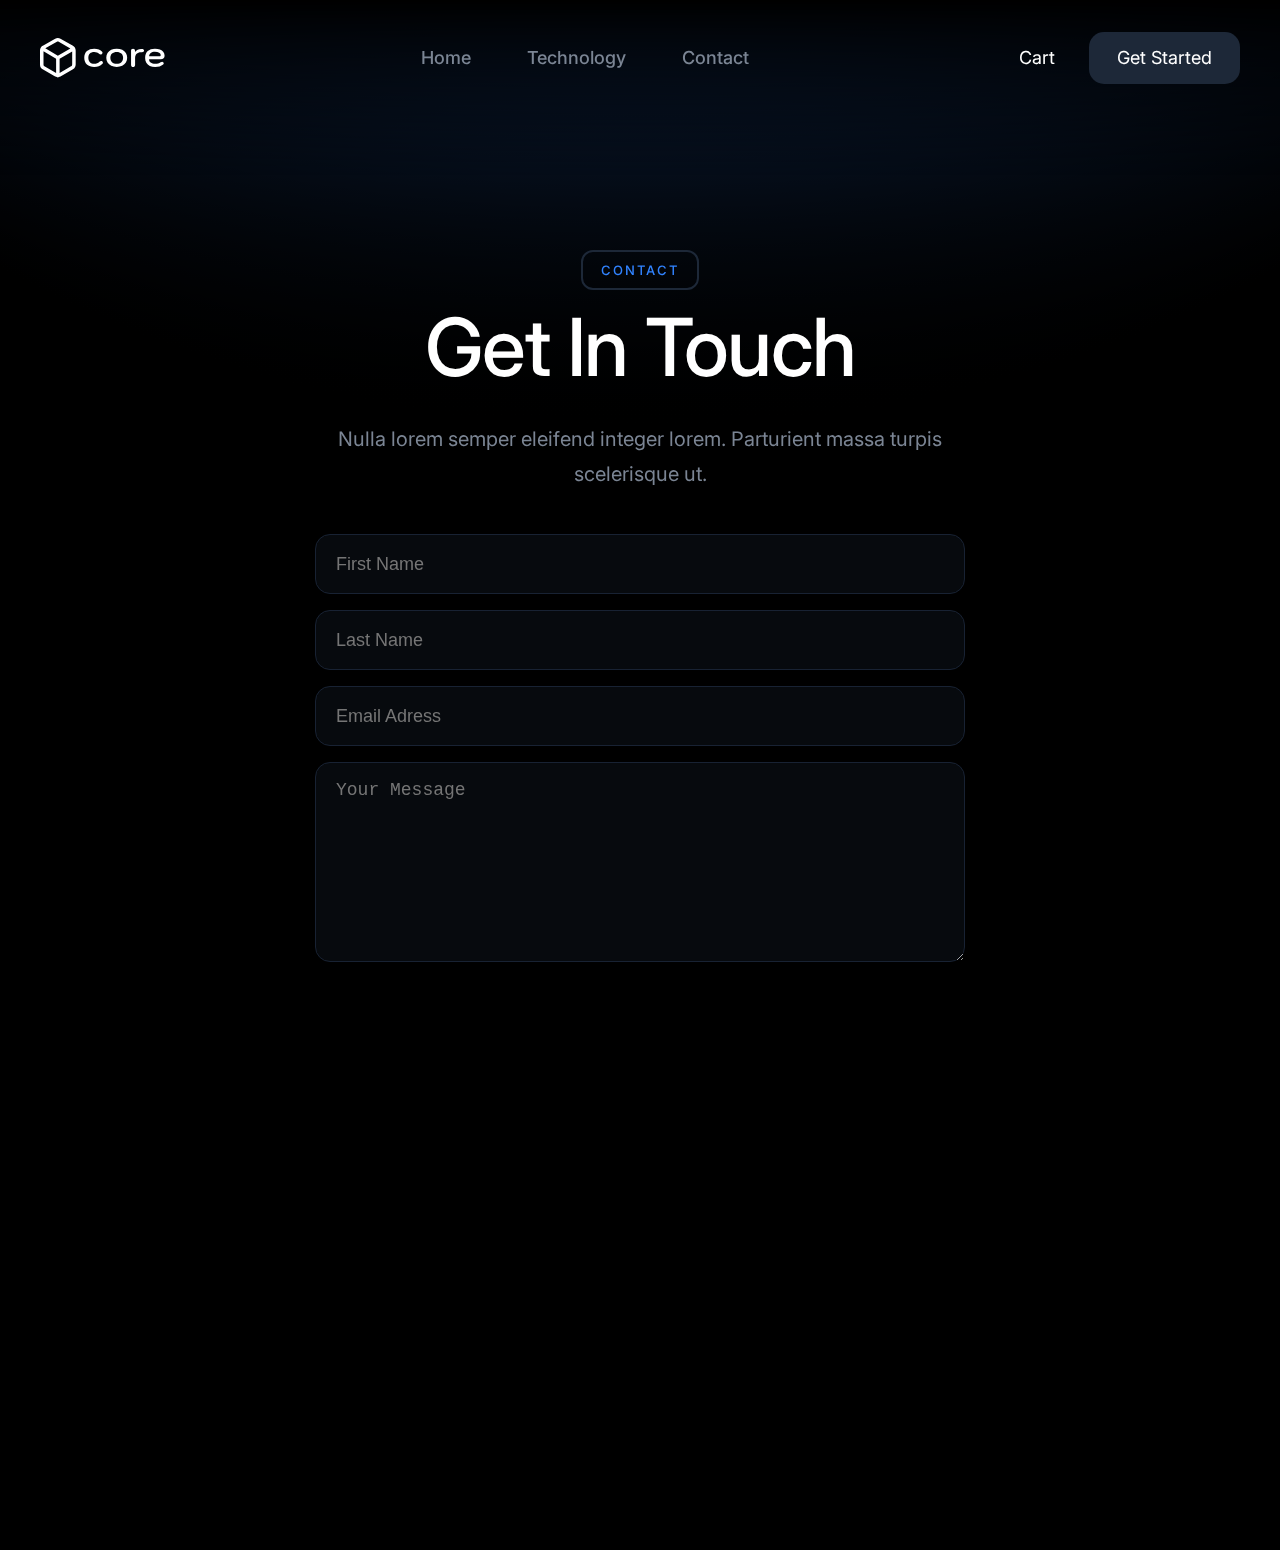
<file: contact.html>
<!DOCTYPE html>
<html lang="en">
  <head>
    <meta charset="UTF-8" />
    <meta name="viewport" content="width=device-width, initial-scale=1.0" />
    <title>Contact - Core</title>
    <link rel="stylesheet" href="./styles/style.css" />
  </head>
  <body>
    <header class="header">
      <div class="wrapper header__wrapper">
        <a href="/../" class="header__logo-link select">
          <img src="./assets/img/logo.svg" alt="logo" />
        </a>
        <nav class="header__nav select">
          <a href="./index.html" class="nav-link">Home</a>
          <a href="./technology.html" class="nav-link">Technology</a>
          <a href="./contact.html" class="nav-link">Contact</a>
        </nav>
        <div class="header__right-link-block select">
          <a href="#" class="header__cart-button animation">Cart</a>
          <a href="#" class="header__start-button animation">Get Started</a>
          <div class="header__burger burger">
            <span></span>
          </div>
        </div>
        <div class="header__shadow"></div>
      </div>
    </header>
    <div class="bg-popup">
      <div class="popup">
        <div class="popup__header">
          <h5 class="popup__heading">Your Cart</h5>
          <button class="popup__close">
            <img src="./assets/img/close.svg" alt="close" />
          </button>
        </div>
        <div class="popup__main">
          <p>There are not items in your cart.</p>
          <a href="#" class="button animation select">Back To Shop</a>
        </div>
      </div>
    </div>
    <div class="burger-menu">
      <nav class="burger-menu__nav">
        <a href="./index.html" class="burger-menu__nav-link nav-link">Home</a>
        <a href="./technology.html" class="burger-menu__nav-link nav-link"
          >Technology</a
        >
        <a href="./contact.html" class="burger-menu__nav-link nav-link"
          >Contact</a
        >
      </nav>
    </div>
    <main>
      <section class="contact">
        <div class="wrapper">
          <div class="label select">Contact</div>
          <h1 class="contact__heading select">Get In Touch</h1>
          <div class="subheading contact__subheading select">
            Nulla lorem semper eleifend integer lorem. Parturient massa turpis
            scelerisque ut.
          </div>
          <form class="contact__form select">
            <input
              class="contact__field"
              type="text"
              name="first-name"
              id="first-name"
              placeholder="First Name"
            />
            <input
              class="contact__field"
              type="text"
              name="last-name"
              id="last-name"
              placeholder="Last Name"
            />
            <input
              class="contact__field"
              type="email"
              name="email-adress"
              id="email-adress"
              placeholder="Email Adress"
            />
            <textarea
              cols="30"
              rows="10"
              class="contact__field contact__textarea"
              type="text"
              name="message"
              id="message"
              placeholder="Your Message"
            ></textarea>
            <button type="submit" class="contact__button button animation">
              Submit
            </button>
          </form>
          <div class="glow"></div>
        </div>
      </section>
    </main>
    <footer class="footer select">
      <div class="wrapper">
        <div class="footer__content">
          <div class="footer__block">
            <img class="footer__logo" src="./assets/img/logo.svg" alt="logo" />
            <p>
              A highly scalable, fast and secure blockchain platform for
              distributed apps, enterprise use cases and the new internet
              economy.
            </p>
            <a class="footer__mail" href="mailto:info@yoursite.com"
              >info@yoursite.com</a
            >
          </div>
          <div class="footer__block">
            <h5 class="footer__block-heading">Quick Links</h5>
            <a href="#">About</a>
            <a href="#">Technology</a>
            <a href="#">Contact</a>
            <a href="#">Blog</a>
          </div>
          <div class="footer__block">
            <h5 class="footer__block-heading">Social</h5>
            <a href="#">Facebook</a>
            <a href="#">Instagram</a>
            <a href="#">Twitter</a>
            <a href="#">Youtube</a>
          </div>
          <div class="footer__block">
            <h5 class="footer__block-heading">Template</h5>
            <a href="#">Licensing</a>
            <a href="#">Style Guide</a>
            <a href="#">Changelog</a>
          </div>
        </div>
      </div>
    </footer>
    <script src="./scripts/script.js"></script>
  </body>
</html>
</file>
<file: styles/style.css>
/* http://meyerweb.com/eric/tools/css/reset/ 
   v2.0 | 20110126
   License: none (public domain)
*/
@import url("https://fonts.googleapis.com/css2?family=Inter:wght@100..900&display=swap");
html,
body,
div,
span,
applet,
object,
iframe,
h1,
h2,
h3,
h4,
h5,
h6,
p,
blockquote,
pre,
a,
abbr,
acronym,
address,
big,
cite,
code,
del,
dfn,
em,
img,
ins,
kbd,
q,
s,
samp,
small,
strike,
strong,
sub,
sup,
tt,
var,
b,
u,
i,
center,
dl,
dt,
dd,
ol,
ul,
li,
fieldset,
form,
label,
legend,
table,
caption,
tbody,
tfoot,
thead,
tr,
th,
td,
article,
aside,
canvas,
details,
embed,
figure,
figcaption,
footer,
header,
hgroup,
menu,
nav,
output,
ruby,
section,
summary,
time,
mark,
audio,
video {
  margin: 0;
  padding: 0;
  border: 0;
  font-size: 100%;
  font: inherit;
  vertical-align: baseline;
}

/* HTML5 display-role reset for older browsers */
article,
aside,
details,
figcaption,
figure,
footer,
header,
hgroup,
menu,
nav,
section {
  display: block;
}

body {
  line-height: 1;
}

ol,
ul {
  list-style: none;
}

blockquote,
q {
  quotes: none;
}

blockquote:before,
blockquote:after,
q:before,
q:after {
  content: "";
  content: none;
}

table {
  border-collapse: collapse;
  border-spacing: 0;
}

* {
  box-sizing: border-box;
}

a {
  text-decoration: none;
  color: black;
}

:root {
  --basic-background: #000;
  --primary-color: #7b8594;
  --heading: #fff;
  --hightlight: #3183ff;
  --link: rgba(216, 223, 233, 0.8);
  --text-background: #1d2838;
  --accent-a1: #0751bf;
  --background-gradient-1: rgba(29, 40, 56, 0.5);
  --background-gradient-2: rgba(29, 40, 56, 0.25);
  --background-gradient-3: rgb(44 70 107 / 25%);
  --border: #182233;
}

body {
  padding-top: 120px;
  min-height: 100%;
  background-color: var(--basic-background);
  font-family: "Inter", sans-serif;
  color: var(--primary-color);
  font-size: 18px;
  line-height: 180%;
}

.wrapper {
  padding-left: 40px;
  padding-right: 40px;
  width: 100%;
  height: 100%;
  max-width: 1268px;
  display: flex;
  flex-direction: column;
  align-items: center;
  justify-content: center;
  margin: 0 auto;
}

img {
  max-width: 100%;
  vertical-align: middle;
}

h1 {
  opacity: 0;
  text-align: left;
  color: var(--heading);
  letter-spacing: -1.5px;
  margin-bottom: 32px;
  font-size: 80px;
  font-weight: 500;
  line-height: 106%;
}

h2 {
  max-width: 940px;
  opacity: 0;
  text-align: left;
  color: var(--heading);
  letter-spacing: -1.5px;
  margin-bottom: 32px;
  font-size: 60px;
  font-weight: 500;
  line-height: 106%;
}

h3 {
  color: var(--heading);
  letter-spacing: -0.8px;
  margin-bottom: 28px;
  font-size: 52px;
  font-weight: 500;
  line-height: 110%;
}

h5 {
  color: var(--heading);
  letter-spacing: -0.5px;
  margin-bottom: 22px;
  font-weight: 500;
  line-height: 120%;
  font-size: 32px;
}

h6 {
  color: var(--heading);
  letter-spacing: -0.5px;
  margin-bottom: 18px;
  font-size: 24px;
  font-weight: 500;
  line-height: 130%;
}

p {
  margin-bottom: 16px;
}

.subheading {
  opacity: 0;
  text-align: left;
  max-width: 620px;
  margin-bottom: 42px;
  font-size: 20px;
  line-height: 176%;
}

.animation:hover {
  background-color: var(--hightlight);
  transform: scale(0.94);
}

.label {
  margin-top: 10px;
  opacity: 0;
  border: 2px solid var(--text-background);
  color: var(--hightlight);
  letter-spacing: 2px;
  text-transform: uppercase;
  border-radius: 12px;
  margin-bottom: 15px;
  padding: 9px 18px;
  font-size: 13px;
  font-weight: 500;
  line-height: 140%;
}

.button {
  opacity: 0;
  cursor: pointer;
  border: 0;
  outline: 0;
  background-color: var(--hightlight);
  background-image: linear-gradient(150deg, transparent, var(--accent-a1));
  color: var(--heading);
  border-radius: 15px;
  padding: 16px 35px;
  font-size: 18px;
  line-height: 140%;
  transition: 0.3s;
}

.glow {
  z-index: -1;
  background: radial-gradient(circle farthest-side at 50% -170%, transparent, var(--basic-background)), linear-gradient(to bottom, var(--hightlight), transparent);
  width: 100%;
  height: 500px;
  position: absolute;
  top: -70px;
}

.nav-link {
  font-weight: 500;
  padding: 12px 28px;
  color: inherit;
  transition: 0.3s;
}
.nav-link:hover {
  color: var(--heading);
}

.burger-menu {
  position: fixed;
  top: 100px;
  left: 0;
  right: 0;
  overflow: hidden;
  transform: translateY(-150%);
  background-color: rgba(0, 0, 0, 0);
  background-image: linear-gradient(150deg, var(--text-background) 35%, rgba(21, 29, 41, 0.75));
  border-radius: 15px;
  margin-left: 30px;
  margin-right: 30px;
  padding: 15px 5px;
  transition: 0.3s;
}
.burger-menu__nav {
  display: flex;
  flex-direction: column;
}

.burger-menu--active {
  z-index: 100;
  transform: translateY(0);
}

.bg-popup {
  opacity: 0;
  visibility: hidden;
  display: flex;
  justify-content: center;
  align-items: center;
  position: fixed;
  top: 0;
  bottom: 0;
  left: 0;
  right: 0;
  z-index: 1000;
  width: 100%;
  height: 100%;
  background-color: rgba(0, 0, 0, 0.8);
  transition: 0.3s;
}

.bg-popup--active {
  opacity: 1;
  visibility: visible;
}

.popup {
  width: 100%;
  max-width: 480px;
  min-width: 320px;
  background-color: var(--basic-background);
  border-radius: 15px;
  box-shadow: 5px 5px 200px 20px rgba(53, 59, 68, 0.4);
}
.popup__header {
  border-bottom-style: none;
  border-bottom-color: var(--border);
  padding: 28px 34px;
  width: 100%;
  display: flex;
  align-items: center;
  justify-content: space-between;
}
.popup__main {
  padding: 70px 34px 84px;
  display: flex;
  flex-direction: column;
  justify-content: center;
  align-items: center;
}
.popup__close {
  cursor: pointer;
  outline: 0;
  border: 0;
  background: transparent;
}

.popup--active {
  opacity: 1;
  visibility: visible;
}

.header {
  z-index: 99;
  width: 100%;
  display: flex;
  align-items: center;
  position: fixed;
  top: 0;
  padding: 30px 40px;
}
.header__wrapper {
  padding-left: 0;
  padding-right: 0;
  flex-direction: row;
  justify-content: space-between;
}
.header__logo-link img {
  min-width: 100px;
}
.header__nav {
  display: flex;
}
.header__right-link-block {
  display: flex;
  align-items: center;
  gap: 20px;
}
.header__cart-button {
  cursor: pointer;
  font-size: 18px;
  border: 0;
  outline: 0;
  color: var(--heading);
  border-radius: 15px;
  background-color: transparent;
  padding: 12px 14px;
  transition: 0.3s;
}
.header__start-button {
  white-space: nowrap;
  border-radius: 15px;
  background-color: var(--text-background);
  padding: 10px 28px;
  color: var(--heading);
  transition: 0.3s;
}
.header__shadow {
  z-index: -1;
  width: 100%;
  height: 150%;
  position: absolute;
  top: 0;
  background: linear-gradient(to bottom, var(--basic-background), transparent);
  bottom: 0;
  left: 0;
  right: 0;
}
.header__burger {
  display: none;
  position: relative;
  z-index: 100;
  align-items: center;
  justify-content: flex-end;
  width: 26px;
  height: 18px;
}
.header__burger span {
  height: 2px;
  width: 100%;
  transform: scale(1);
  background-color: rgb(218, 218, 218);
}
.header__burger::after, .header__burger::before {
  content: "";
  position: absolute;
  height: 2px;
  width: 100%;
  background-color: rgb(218, 218, 218);
  transition: all 0.3s;
}
.header__burger::after {
  bottom: 0;
}
.header__burger::before {
  top: 0;
}
.header__burger.active span {
  transform: scale(0);
}
.header__burger.active::before {
  top: 50%;
  transform: rotate(-45deg) translate(0, -50%);
}
.header__burger.active::after {
  bottom: 50%;
  transform: rotate(45deg) translate(0, 50%);
}

.hero {
  height: 100vh;
}
.hero__heading {
  max-width: 960px;
  text-align: center;
}
.hero__subheading {
  text-align: center;
}

.technology {
  padding: 120px 0;
}
.technology__card-list {
  display: grid;
  grid-template-columns: 1fr 1fr 1fr;
  gap: 20px;
}
.technology__card {
  opacity: 0;
  background-image: linear-gradient(140deg, var(--background-gradient-1), var(--background-gradient-2));
  text-align: center;
  border-radius: 15px;
  flex-direction: column;
  align-items: center;
  padding: 55px;
  display: flex;
}
.technology__card img {
  width: 44px;
  height: 44px;
  margin-bottom: 22px;
}
.technology__card p {
  max-width: 305px;
}

.information__block {
  margin-bottom: 10px;
  height: 100vh;
  display: flex;
  align-items: center;
  justify-content: space-between;
  gap: 50px;
}
.information__block:nth-child(2n) {
  flex-direction: row-reverse;
}
.information__figure {
  width: 600px;
  height: 450px;
  background-color: var(--text-background);
}
.information__figure img {
  height: 100%;
  -o-object-fit: cover;
     object-fit: cover;
}
.information__block-content {
  margin-top: 50px;
  display: flex;
  flex-direction: column;
  align-items: start;
}
.information__block-content h2,
.information p {
  max-width: 500px;
}
.information__stats {
  display: grid;
  gap: 16px;
  grid-template-columns: 1fr 1fr;
}
.information__stat {
  opacity: 0;
  width: 273px;
  height: 273px;
  display: flex;
  flex-direction: column;
  justify-content: center;
  align-items: center;
  border-radius: 50%;
  padding: 42px;
  background-image: linear-gradient(140deg, var(--background-gradient-1), var(--background-gradient-3));
}
.information__stat p {
  opacity: 1;
  white-space: nowrap;
}
.information__stat h3 {
  margin-bottom: 5px;
}

.banner {
  opacity: 0;
  position: relative;
  margin: 120px auto;
  width: 100%;
  max-width: 1200px;
  overflow: hidden;
  text-align: center;
  border-radius: 15px;
  display: flex;
  flex-direction: column;
  justify-content: center;
  align-items: center;
  padding: 100px;
}
.banner__heading {
  opacity: 1;
  text-align: center;
}
.banner__input {
  height: 57px;
  border: 1px solid var(--border);
  background-color: var(--background-gradient-2);
  color: var(--heading);
  border-radius: 15px;
  padding: 14px 20px;
  font-size: 18px;
  font-weight: 400;
  line-height: 140%;
  transition: border-color 0.4s cubic-bezier(0.25, 0.46, 0.45, 0.94);
  outline: none;
}
.banner__form {
  width: 100%;
  display: flex;
  align-items: center;
  justify-content: center;
  gap: 10px;
}
.banner__wrapper {
  padding: 0;
}

.footer {
  opacity: 0;
  padding-top: 140px;
  padding-bottom: 70px;
  width: 100%;
}
.footer__content {
  width: 100%;
  margin-bottom: 100px;
  display: grid;
  gap: 40px;
  grid-template-columns: 2.4fr 1fr 1fr 1fr;
}
.footer__logo {
  height: 36px;
  margin-bottom: 28px;
}
.footer__block {
  display: flex;
  flex-direction: column;
  align-items: start;
  max-width: 390px;
  margin-bottom: 0;
  font-size: 16px;
  line-height: 185%;
}
.footer__block:not(:first-child) {
  align-items: center;
}
.footer__mail {
  display: inline-block;
  border-bottom: 1px solid var(--link);
  color: var(--link);
  line-height: 150%;
  text-decoration: none;
  transition: 0.4s;
}
.footer__mail:hover {
  border-bottom-color: var(--hightlight);
  color: var(--heading);
}
.footer__block a {
  color: var(--primary-color);
  padding: 6px 0;
  font-size: 16px;
  font-weight: 400;
  line-height: 140%;
  text-decoration: none;
  transition: 0.4s;
}
.footer__block a:hover {
  color: var(--heading);
}
.footer__block-heading {
  color: var(--heading);
  margin-top: 4px;
  margin-bottom: 32px;
  font-size: 18px;
  font-weight: 500;
  line-height: 140%;
}
.footer__down {
  width: 100%;
}

.contact {
  padding-top: 120px;
}
.contact__subheading {
  text-align: center;
}
.contact__form {
  width: 100%;
  max-width: 650px;
  display: flex;
  flex-direction: column;
  gap: 16px;
  animation-duration: 2s;
}
.contact__field {
  font-size: 18px;
  font-weight: 400;
  line-height: 140%;
  height: 60px;
  border: 1px solid var(--border);
  background-color: var(--background-gradient-2);
  color: var(--heading);
  border-radius: 15px;
  padding: 15px 20px;
  transition: 0.4s;
  outline: 0;
}
.contact__field:focus {
  border-color: var(--hightlight);
}
.contact__textarea {
  min-height: 200px;
  max-height: 350px;
  max-width: 100%;
  min-width: 100%;
  text-align: start;
}

.solving__heading {
  text-align: center;
}
.solving__card-list {
  margin-top: 30px;
  opacity: 0;
  display: grid;
  grid-template-columns: 1fr 1fr 1fr;
  gap: 20px;
}
.solving__card {
  display: flex;
  flex-direction: column;
  align-items: center;
  text-align: center;
  padding-top: 33px;
  padding-left: 10px;
  padding-right: 10px;
}
.solving__img-block {
  display: flex;
  flex-direction: column;
  justify-content: center;
  align-items: center;
  width: 70px;
  height: 70px;
  background-image: linear-gradient(140deg, var(--text-background), var(--background-gradient-1));
  border-radius: 15px;
  margin-bottom: 26px;
}
.solving__card p {
  max-width: 325px;
}

.collaborators__heading, .collaborators__subheading {
  text-align: center;
}
.collaborators__card-list {
  margin-top: 10px;
  width: 100%;
  display: grid;
  gap: 20px;
  grid-template-columns: 1fr 1fr 1fr 1fr 1fr;
}
.collaborators__card {
  display: flex;
  flex-direction: column;
  justify-content: center;
  align-items: center;
  position: relative;
  min-height: 130px;
  border-radius: 15px;
  padding: 20px;
  border-radius: 15px;
}
.collaborators__card img {
  z-index: 10;
}
.collaborators__bg-card {
  margin: auto;
  max-width: 300px;
  background-image: linear-gradient(140deg, var(--text-background), var(--background-gradient-1));
  opacity: 0.5;
  border-radius: 15px;
  position: absolute;
  top: 0;
  bottom: 0;
  left: 0;
  right: 0;
}

.el-animation {
  opacity: 1;
  transform: translateY(0);
  animation: show 1s 1;
}

@keyframes show {
  from {
    transform: translateY(100%);
    opacity: 0;
  }
  to {
    transform: translateY(0%);
    opacity: 1;
  }
}
@media (max-width: 1050px) {
  .information__block {
    height: unset;
    flex-direction: column-reverse;
  }
  .information__block:nth-child(2n) {
    flex-direction: column-reverse;
  }
  .information__figure {
    width: 100%;
  }
  .technology__card-list {
    grid-template-columns: 1fr 1fr;
  }
}
@media (max-width: 930px) {
  h1 {
    font-size: 60px;
  }
  h2 {
    font-size: 50px;
  }
  .header__nav {
    display: none;
  }
  .header__burger {
    display: flex;
  }
  .banner__heading {
    font-size: 45px;
  }
  .footer__content {
    gap: 80px;
    grid-template-columns: 1fr 1fr;
  }
  .footer__block:first-child {
    align-items: center;
  }
  .footer__block p {
    text-align: center;
  }
}
@media (max-width: 774px) {
  .banner__heading {
    font-size: 37px;
  }
}
@media (max-width: 768px) {
  .banner__form {
    flex-direction: column;
  }
  .banner__button {
    width: 100%;
  }
  .banner__input {
    width: 100%;
  }
}
@media (max-width: 690px) {
  .collaborators__card-list {
    grid-template-columns: 1fr 1fr 1fr;
  }
  .information__stats {
    grid-template-columns: 1fr;
  }
  .solving__card-list {
    grid-template-columns: 1fr 1fr;
  }
}
@media (max-width: 511px) {
  h1 {
    font-size: 50px;
  }
}
@media (max-width: 500px) {
  h2 {
    font-size: 40px;
  }
  .technology__card-list {
    grid-template-columns: 1fr;
  }
}
@media (max-width: 450px) {
  .banner {
    padding: 50px;
  }
  h1 {
    font-size: 40px;
  }
  .header__nav, .header__start-button {
    display: none;
  }
  .footer__content {
    gap: 80px;
    grid-template-columns: 1fr 1fr;
  }
  .collaborators__card-list {
    grid-template-columns: 1fr;
  }
  .solving__card-list {
    grid-template-columns: 1fr;
  }
}
@media (max-width: 380px) {
  .footer__content {
    grid-template-columns: 1fr;
  }
}/*# sourceMappingURL=style.css.map */
</file>
